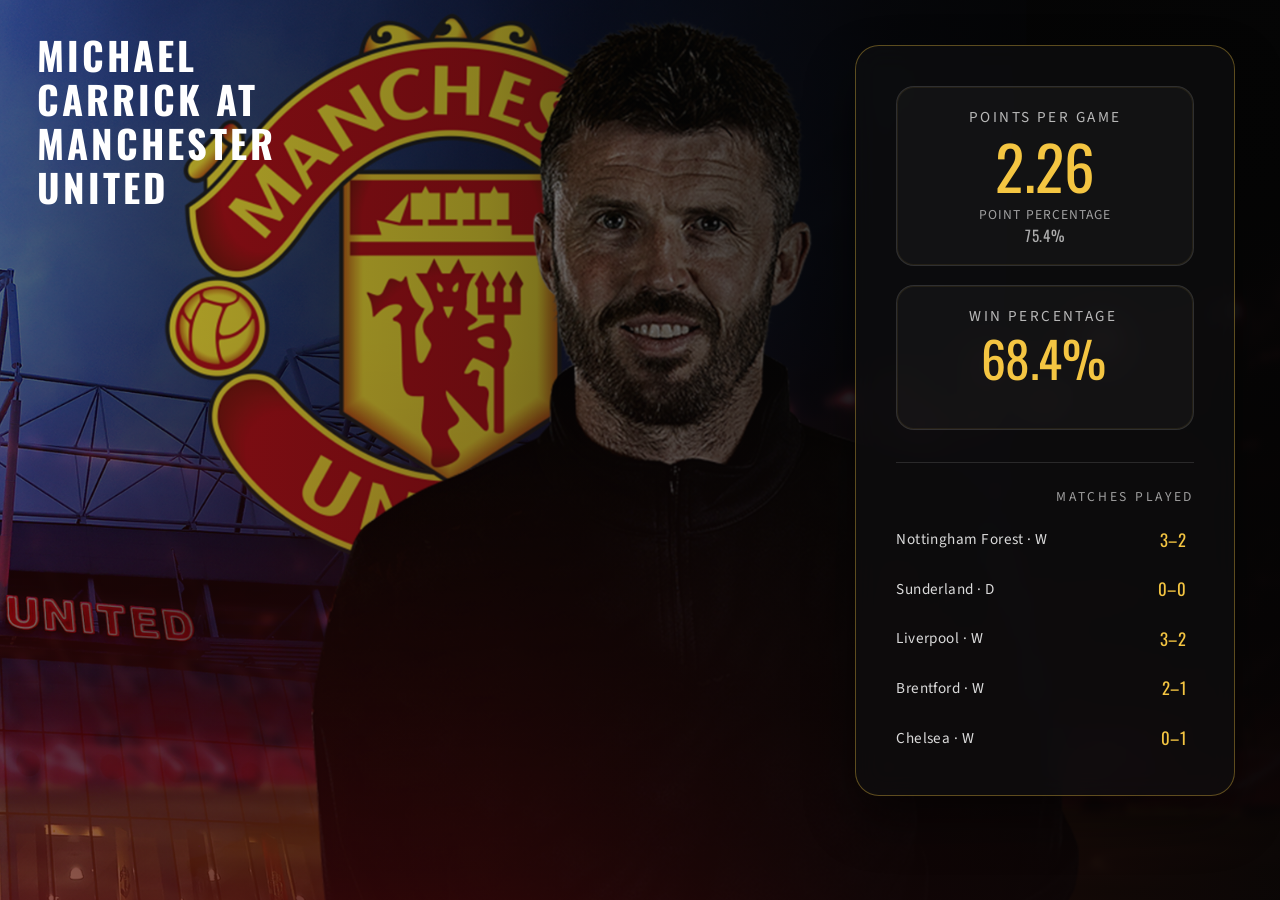
<file: index.html>
<!DOCTYPE html>
<html lang="en">
  <head>
    <meta charset="UTF-8" />
    <meta name="viewport" content="width=device-width, initial-scale=1.0" />
    <title>Michael Carrick at Manchester United</title>
    <link rel="stylesheet" href="styles.css" />
    <script src="app.js" defer></script>
  </head>
  <body>
    <main class="hero">
      <header class="site-header">
        <h1>Michael Carrick at Manchester United</h1>
      </header>

      <section class="stats-panel" aria-live="polite">
        <div class="stats-header">
          <div class="stat-block">
            <span class="stat-label">Points per game</span>
            <span class="stat-value" id="points-per-game">--</span>
            <span class="stat-subtext">
              Point percentage
              <span class="stat-subvalue" id="point-percentage">--%</span>
            </span>
          </div>
          <div class="stat-block stat-block--win">
            <span class="stat-label">Win percentage</span>
            <span class="stat-value" id="win-percentage">--%</span>
            <span class="stat-subtext" aria-hidden="true"></span>
          </div>
        </div>

        <div class="matches">
          <div class="matches-title">Matches played</div>
          <ul class="matches-list" id="matches"></ul>
        </div>
      </section>
    </main>
  </body>
</html>
</file>
<file: styles.css>
@import url('https://fonts.googleapis.com/css2?family=Oswald:wght@400;600;700&family=Source+Sans+3:wght@400;600&display=swap');

:root {
  --manutd-red: #da291c;
  --accent-gold: #f4c542;
  --accent-white: #ffffff;
  --deep-black: #0f0f10;
}

* {
  box-sizing: border-box;
  margin: 0;
  padding: 0;
}

body {
  font-family: 'Source Sans 3', sans-serif;
  color: var(--accent-white);
  min-height: 100vh;
  min-height: 100svh;
  background: var(--deep-black);
}

.hero {
  min-height: 100vh;
  min-height: 100svh;
  background-color: #050505;
  display: flex;
  align-items: flex-start;
  justify-content: space-between;
  padding: clamp(1.5rem, 3.5vw, 3.5rem);
  position: relative;
  overflow: hidden;
  isolation: isolate;
}

.hero::before {
  content: '';
  position: absolute;
  inset: 0;
  background-image: url('Carrick.png');
  background-size: cover;
  background-position: center 18%;
  background-repeat: no-repeat;
  transform: scale(1.03);
  z-index: 0;
}

.hero::after {
  content: '';
  position: absolute;
  inset: 0;
  background: linear-gradient(
    90deg,
    rgba(5, 5, 5, 0.25) 0%,
    rgba(5, 5, 5, 0.45) 38%,
    rgba(5, 5, 5, 0.82) 68%,
    rgba(5, 5, 5, 0.95) 100%
  );
  z-index: 0;
}

.hero > * {
  position: relative;
  z-index: 1;
}

.site-header {
  max-width: 320px;
  text-align: left;
  text-transform: uppercase;
  margin-top: -0.75rem;
  margin-left: -0.5rem;
}

.site-header h1 {
  font-family: 'Oswald', sans-serif;
  font-size: clamp(1.8rem, 3vw, 2.7rem);
  letter-spacing: 0.08em;
  color: var(--accent-white);
  line-height: 1.15;
}

.stats-panel {
  background: rgba(15, 15, 16, 0.7);
  border: 1px solid rgba(244, 197, 66, 0.35);
  border-radius: 24px;
  padding: 2.5rem;
  width: min(380px, 48vw);
  box-shadow: 0 24px 50px rgba(0, 0, 0, 0.45);
  backdrop-filter: blur(14px);
  display: flex;
  flex-direction: column;
  gap: 2rem;
  margin-left: auto;
}

.stats-header {
  display: grid;
  grid-template-columns: minmax(0, 1fr);
  gap: 1.2rem;
  text-align: center;
}

.stat-block {
  min-width: 0;
  min-height: clamp(7.25rem, 10vw, 8.25rem);
  padding: 1.2rem 1.1rem;
  border-radius: 18px;
  border: 1px solid rgba(255, 255, 255, 0.12);
  background: rgba(255, 255, 255, 0.03);
  box-shadow: inset 0 0 0 1px rgba(244, 197, 66, 0.08);
  display: grid;
  grid-template-rows: auto auto auto;
  align-items: center;
  justify-items: center;
  row-gap: 0.4rem;
}

.stat-value {
  font-family: 'Oswald', sans-serif;
  font-size: clamp(2.3rem, 4.8vw, 3.8rem);
  color: var(--accent-gold);
  display: block;
  line-height: 1.05;
  white-space: nowrap;
  text-align: center;
}

.stat-block--win .stat-label,
.stat-block--win .stat-value {
  transform: translateX(-2px);
}

#win-percentage {
  font-size: clamp(1.9rem, 4vw, 3.1rem);
  line-height: 0.95;
  letter-spacing: -0.01em;
}

.stat-label {
  margin: 0;
  display: block;
  font-size: 0.95rem;
  text-transform: uppercase;
  letter-spacing: 0.16em;
  color: rgba(255, 255, 255, 0.7);
  min-height: 1.2rem;
}

.stat-subtext {
  margin-top: 0;
  display: block;
  font-size: 0.85rem;
  letter-spacing: 0.08em;
  text-transform: uppercase;
  color: rgba(255, 255, 255, 0.6);
  min-height: 1.4rem;
}

.stat-subvalue {
  display: block;
  font-family: 'Oswald', sans-serif;
  font-size: 1.15rem;
  color: var(--accent-white);
  letter-spacing: 0.04em;
}

#point-percentage {
  font-size: 0.95rem;
  opacity: 0.65;
}

#win-percentage {
  color: var(--accent-gold);
}

.matches {
  border-top: 1px solid rgba(255, 255, 255, 0.12);
  padding-top: 1.5rem;
}

.matches-title {
  font-size: 0.85rem;
  text-transform: uppercase;
  letter-spacing: 0.2em;
  color: rgba(255, 255, 255, 0.6);
  margin-bottom: 1rem;
  text-align: right;
}

.matches-list {
  list-style: none;
  display: grid;
  --match-row-height: 2.2rem;
  --match-gap: 0.9rem;
  gap: var(--match-gap);
  max-height: calc((5 * var(--match-row-height)) + (4 * var(--match-gap)));
  overflow-y: auto;
  padding-right: 0.5rem;
  scrollbar-width: thin;
  scrollbar-color: rgba(244, 197, 66, 0.7) rgba(7, 7, 8, 0.85);
}

.matches-list::-webkit-scrollbar {
  width: 0.55rem;
}

.matches-list::-webkit-scrollbar-track {
  background: rgba(7, 7, 8, 0.85);
  border-radius: 999px;
}

.matches-list::-webkit-scrollbar-thumb {
  background: rgba(244, 197, 66, 0.7);
  border-radius: 999px;
  border: 2px solid rgba(7, 7, 8, 0.9);
}

.matches-item {
  display: grid;
  grid-template-columns: 1fr auto;
  align-items: center;
  min-height: var(--match-row-height);
  font-size: 0.95rem;
  letter-spacing: 0.03em;
  color: rgba(255, 255, 255, 0.85);
}

.matches-item span {
  display: block;
}

.matches-score {
  font-family: 'Oswald', sans-serif;
  font-size: 1.05rem;
  color: var(--accent-gold);
  margin-left: 1rem;
}

@media (max-width: 820px) {
  .hero {
    flex-direction: column;
    gap: 2.5rem;
    align-items: stretch;
  }

  .site-header {
    max-width: none;
  }

  .stats-panel {
    width: 100%;
  }

  .stats-header,
  .matches-title {
    text-align: left;
  }

  .stats-header {
    grid-template-columns: 1fr;
  }
}

@media (max-width: 640px) {
  .hero::before {
    background-position: center 12%;
  }

  .stats-panel {
    padding: 2rem 1.75rem;
  }

  .site-header h1 {
    font-size: clamp(1.6rem, 6vw, 2.2rem);
  }
}

@media (max-width: 640px) and (orientation: portrait) {
  .hero {
    padding-bottom: 0;
  }

  .hero::before,
  .hero::after {
    position: absolute;
  }

  .site-header {
    position: sticky;
    top: clamp(1rem, 4vw, 1.5rem);
  }

  .stats-panel {
    margin-top: clamp(12rem, 50vh, 18.5rem);
  }
}

@media (max-height: 520px) and (orientation: landscape) {
  .hero {
    align-items: flex-start;
    padding-top: 1.5rem;
    padding-bottom: 1.5rem;
  }

  .hero::before {
    background-position: 60% 20%;
  }

  .site-header {
    max-width: 240px;
  }

  .stats-panel {
    width: min(340px, 52vw);
    padding: 1.75rem;
    gap: 1.25rem;
  }

  .stat-value {
    font-size: clamp(3.2rem, 7vw, 5rem);
  }
}
</file>
